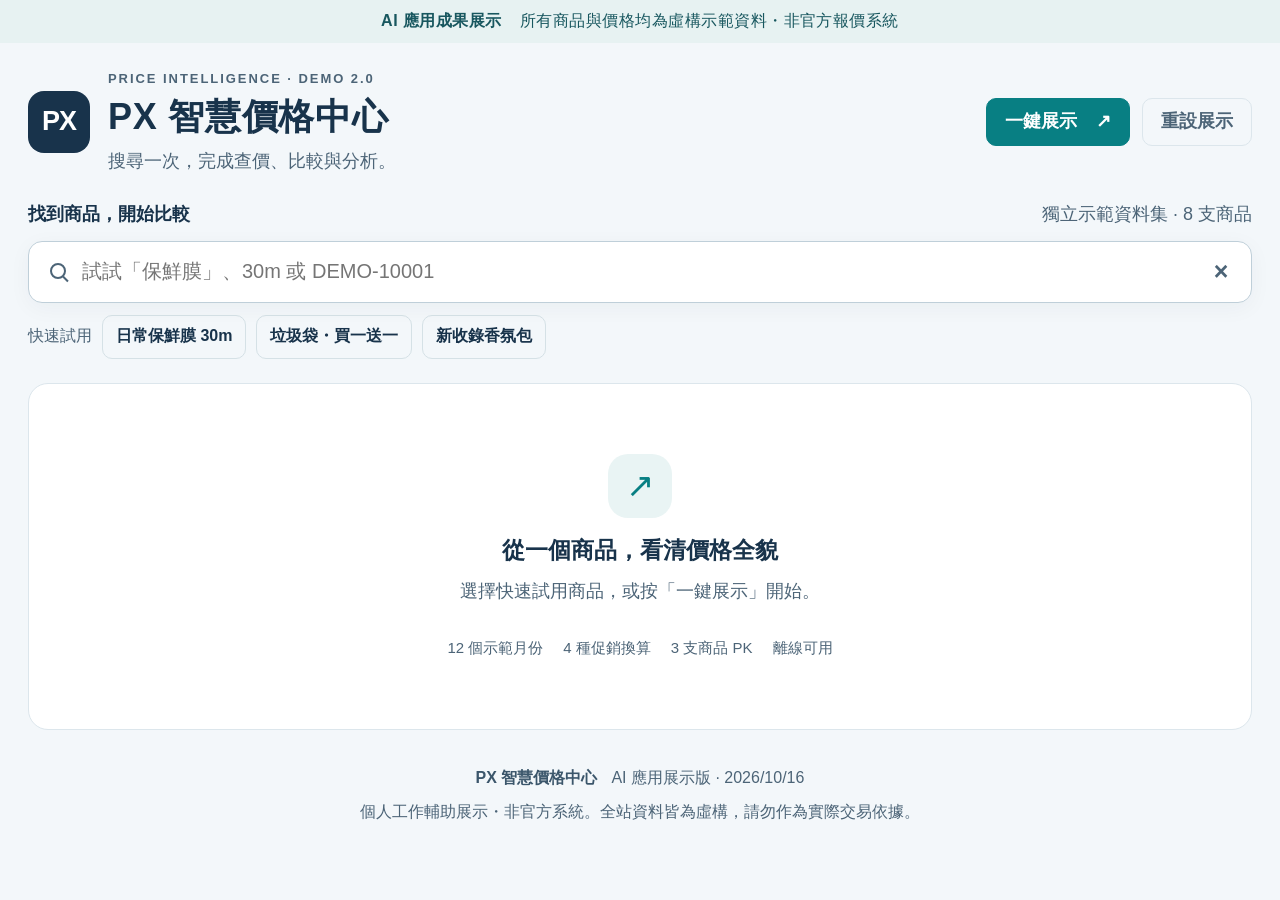
<file: ai-price-center-demo/index.html>
<!doctype html>
<html lang="zh-Hant">
<head>
  <meta charset="utf-8">
  <meta name="viewport" content="width=device-width, initial-scale=1">
  <meta http-equiv="Content-Security-Policy" content="default-src 'none'; script-src 'self'; style-src 'self'; img-src 'self' data:; font-src 'none'; connect-src 'none'; object-src 'none'; base-uri 'none'; form-action 'none'">
  <meta name="referrer" content="no-referrer">
  <meta name="description" content="PX 智慧價格中心 AI 應用展示版。所有商品、條碼與價格皆為虛構示範資料。">
  <title>PX 智慧價格中心｜AI 應用展示版</title>
  <link rel="stylesheet" href="styles.css">
  <script defer src="demo-data.js"></script>
  <script defer src="price-core.js"></script>
  <script defer src="app.js"></script>
</head>
<body>
<div class="demo-ribbon">AI 應用成果展示 <span>所有商品與價格均為虛構示範資料・非官方報價系統</span></div>
<main class="shell">
  <header class="header">
    <div class="identity"><span class="brand-mark" aria-hidden="true">PX</span><div><p class="eyebrow">PRICE INTELLIGENCE · DEMO 2.0</p><h1>PX 智慧價格中心</h1><p class="subtitle">搜尋一次，完成查價、比較與分析。</p></div></div>
    <div class="header-actions"><button class="primary" id="startDemo">一鍵展示 <span aria-hidden="true">↗</span></button><button class="quiet" id="resetDemo">重設展示</button></div>
  </header>
  <nav id="demoGuide" class="demo-guide" aria-label="展示步驟" hidden>
    <div class="guide-steps"><button data-step="search">1 搜尋商品</button><button data-step="history">2 歷史價格</button><button data-step="promotion">3 促銷換算</button><button data-step="pk">4 商品 PK</button><button data-step="summary">5 重點摘要</button></div>
    <div class="guide-controls"><span id="guideProgress" role="status">1 / 5</span><button id="previousStep">← 上一步</button><button id="nextStep" class="primary">下一步 →</button><button id="exitGuide" class="quiet">自由操作</button></div>
  </nav>
  <section class="search-section" aria-labelledby="searchHeading">
    <div class="section-line"><h2 id="searchHeading">找到商品，開始比較</h2><span class="muted">獨立示範資料集 · 8 支商品</span></div>
    <label class="sr-only" for="productSearch">搜尋商品名稱、品牌、示範條碼或規格</label>
    <div class="search-wrap"><span class="search-icon" aria-hidden="true"></span><input id="productSearch" type="search" placeholder="試試「保鮮膜」、30m 或 DEMO-10001" autocomplete="off" role="combobox" aria-expanded="false" aria-controls="searchResults" aria-autocomplete="list"><button id="clearSearch" class="search-clear" aria-label="清除搜尋">×</button><div id="searchResults" class="search-results" role="listbox" hidden></div></div>
    <div class="quick-tries"><span>快速試用</span><button data-quick="demo-film-a">日常保鮮膜 30m</button><button data-quick="demo-bag">垃圾袋・買一送一</button><button data-quick="demo-scent">新收錄香氛包</button></div>
  </section>
  <div id="welcome" class="welcome"><div class="welcome-icon" aria-hidden="true">↗</div><h2>從一個商品，看清價格全貌</h2><p>選擇快速試用商品，或按「一鍵展示」開始。</p><div class="welcome-features"><span>12 個示範月份</span><span>4 種促銷換算</span><span>3 支商品 PK</span><span>離線可用</span></div></div>
  <div id="workspace" hidden>
    <section id="productCard" class="product-card" aria-label="目前商品"></section>
    <nav class="feature-tabs" role="tablist" aria-label="價格分析功能">
      <button id="tab-history" role="tab" aria-selected="true" aria-controls="panel-history" data-tab="history">歷史價格走勢</button>
      <button id="tab-periods" role="tab" aria-selected="false" aria-controls="panel-periods" data-tab="periods" tabindex="-1">檔期價格比較</button>
      <button id="tab-promotion" role="tab" aria-selected="false" aria-controls="panel-promotion" data-tab="promotion" tabindex="-1">促銷智慧換算</button>
      <button id="tab-channels" role="tab" aria-selected="false" aria-controls="panel-channels" data-tab="channels" tabindex="-1">跨通路價格比較</button>
    </nav>
    <section id="panel-history" class="panel" role="tabpanel" aria-labelledby="tab-history">
      <div class="section-line"><div><p class="eyebrow">PRICE TIMELINE</p><h2>歷史價格走勢</h2></div><div class="range-buttons" aria-label="歷史區間"><button data-range="3" aria-pressed="false">3 個月</button><button data-range="6" aria-pressed="true">6 個月</button><button data-range="12" aria-pressed="false">12 個月</button></div></div>
      <div class="chart-meta"><div class="legend"><span><i class="solid"></i>標示售價</span><span><i class="dashed"></i>平均單件實付價</span></div><span class="muted">虛構歷史・金額／件</span></div>
      <div id="historyChart" class="history-chart"></div><p id="historyReadout" class="chart-readout" aria-live="polite"></p>
      <details class="details"><summary>查看各檔價格與計算資料</summary><div id="historyTable" class="history-table"></div></details>
    </section>
    <section id="panel-periods" class="panel" role="tabpanel" aria-labelledby="tab-periods" hidden>
      <div class="section-line"><div><p class="eyebrow">PERIOD COMPARISON</p><h2>兩檔價格，同一基準</h2></div><span class="fictional-tag">虛構示範</span></div>
      <div class="controls-grid"><label>原檔<select id="compareFrom"></select></label><label>比較檔<select id="compareTo"></select></label><label>共同計價基準<select id="compareBasis"><option value="average">平均單件實付價</option><option value="listed">標示售價</option></select></label></div>
      <div id="periodResult"></div><details class="details"><summary>查看全部示範商品的收錄差異</summary><div id="periodCoverage" class="coverage-list"></div></details>
    </section>
    <section id="panel-promotion" class="panel" role="tabpanel" aria-labelledby="tab-promotion" hidden>
      <div class="section-line"><div><p class="eyebrow">PROMOTION CALCULATOR</p><h2>促銷換算，算清每一件</h2></div><span class="fictional-tag">可自行試算</span></div>
      <div class="promo-layout"><div class="promo-inputs"><label>促銷方式<select id="promotionType"><option value="SINGLE">一般售價</option><option value="BOGO">買一送一</option><option value="HALF">第二件五折</option><option value="BUNDLE">多件組合價</option></select></label><label><span id="promotionPriceLabel">單件標示售價</span><div class="input-unit"><span>$</span><input id="promotionPrice" inputmode="decimal" type="text" placeholder="輸入金額" maxlength="10"></div></label><label id="bundleQuantityLabel" hidden>組合件數<input id="bundleQuantity" type="number" min="2" max="99" step="1" value="2"></label><p class="muted">此處為暫時試算；不改動任何示範歷史價格。</p></div><div id="promotionResult" aria-live="polite"></div></div>
    </section>
    <section id="panel-channels" class="panel" role="tabpanel" aria-labelledby="tab-channels" hidden><div class="section-line"><div><p class="eyebrow">CHANNEL PRICES</p><h2>跨通路價格比較</h2></div></div><p class="muted">目前選取的是虛構商品，未配對真實通路商品。公開價格需逐筆驗證後才能加入。</p><div id="channelCards" class="channel-grid"></div></section>
    <details id="pkSection" class="panel pk-section"><summary><span><span class="eyebrow">PRODUCT MATCHUP</span><strong>A/B/C 商品 PK</strong><span class="muted">先換算單位，再比較價格</span></span><span class="open-label">展開比較 ＋</span></summary><div class="pk-body"><div class="section-line"><p class="muted">以本檔平均單件實付價換算；不同用途／單位不排名。</p><label class="pk-unit">保鮮膜基準<select id="pkUnit"><option value="length">每公尺</option><option value="area">每平方公尺</option></select></label></div><div class="pk-selectors"><label>A 商品<select id="pkA"></select></label><label>B 商品<select id="pkB"></select></label><label>C 商品<select id="pkC"></select></label></div><p id="pkStatus" role="status"></p><div id="pkCards" class="pk-grid"></div></div></details>
    <details id="summarySection" class="panel summary-panel pk-section"><summary><span><span class="eyebrow">PRICE BRIEF</span><strong>自動價格重點摘要</strong><span class="muted">可追溯規則・隨目前商品同步更新</span></span><span class="open-label">展開摘要 ＋</span></summary><div class="summary-body"><div id="summaryItems"></div></div></details>
  </div>
  <footer><strong>PX 智慧價格中心</strong><span>AI 應用展示版 · 2026/10/16</span><p>個人工作輔助展示・非官方系統。全站資料皆為虛構，請勿作為實際交易依據。</p></footer>
</main>
<div id="announcement" class="sr-only" role="status" aria-live="polite"></div>
</body>
</html>
</file>
<file: ai-price-center-demo/styles.css>
:root{color-scheme:light;--ink:#18334b;--muted:#607589;--teal:#087f83;--teal-dark:#076367;--line:#dce6ec;--canvas:#f3f7fa;--green:#137653;--red:#b1424e;--shadow:0 5px 22px rgba(30,54,77,.045)}
*{box-sizing:border-box}body{margin:0;background:var(--canvas);color:var(--ink);font:18px/1.55 "Segoe UI","Microsoft JhengHei",sans-serif}button,input,select{font:inherit;color:inherit}button{cursor:pointer}button,select,input{min-height:46px;border-radius:10px}button{border:1px solid var(--line);background:white;padding:9px 18px;font-weight:600}button:hover{border-color:#85b7bc;background:#f1f9f9}button:focus-visible,input:focus-visible,select:focus-visible,summary:focus-visible,[tabindex]:focus-visible{outline:3px solid #258f9a;outline-offset:3px}input,select{width:100%;min-width:0;border:1px solid #bfcfd9;padding:10px 12px;background:white}label{display:grid;gap:8px;font-weight:600;font-size:16px}h1,h2,h3,p{margin:0}h1{font-size:32px;line-height:1.3;letter-spacing:.02em}h2{font-size:23px;line-height:1.4}h3{font-size:19px}.muted{color:var(--muted);font-size:15px;font-weight:400}strong,b{font-weight:700}[hidden]{display:none!important}.sr-only{position:absolute;width:1px;height:1px;padding:0;margin:-1px;clip:rect(0,0,0,0);white-space:nowrap;overflow:hidden;border:0}
.demo-ribbon{display:flex;justify-content:center;align-items:center;gap:18px;padding:9px 20px;background:#e7f2f2;color:#18575f;font-size:14px;font-weight:700;letter-spacing:.03em}.demo-ribbon span{font-weight:400}.shell{width:100%;max-width:1480px;margin:auto;padding:26px 36px 0}.header{display:flex;justify-content:space-between;align-items:center;gap:24px;margin-bottom:25px}.identity{display:flex;align-items:center;gap:18px}.brand-mark{display:grid;place-items:center;flex:none;width:62px;height:62px;background:var(--ink);color:#fff;border-radius:16px;font-weight:800;font-size:27px;letter-spacing:-1px}.eyebrow{font-size:11px;letter-spacing:.15em;font-weight:700;color:var(--muted);margin-bottom:5px}.subtitle{margin-top:7px;color:var(--muted);font-size:17px}.header-actions{display:flex;gap:12px;flex:none}.primary{background:var(--teal);border-color:var(--teal);color:white}.primary:hover{background:var(--teal-dark);color:white}.primary span{margin-left:14px}.quiet{background:transparent;color:var(--muted)}.demo-guide{display:flex;gap:7px;align-items:center;flex-wrap:wrap;margin:0 0 22px;padding:12px;background:white;border:1px solid var(--line);border-radius:12px}.demo-guide>span{font-size:14px;color:var(--muted);padding:0 8px}.demo-guide button{font-size:14px;padding:7px 12px}.demo-guide button[aria-current="step"]{background:var(--ink);border-color:var(--ink);color:white}
.section-line{display:flex;align-items:center;justify-content:space-between;gap:18px;margin-bottom:20px}.section-line>*{min-width:0}.search-section{margin-bottom:24px}.search-section .section-line{margin-bottom:12px}.search-section h2{font-size:18px}.search-wrap{position:relative}.search-wrap input{min-height:62px;border-radius:14px;padding:13px 60px 13px 53px;font-size:20px;background:white;box-shadow:var(--shadow)}.search-icon{position:absolute;z-index:1;left:22px;top:22px;width:16px;height:16px;border:2px solid var(--muted);border-radius:50%;pointer-events:none}.search-icon:after{content:"";position:absolute;width:7px;height:2px;background:var(--muted);transform:rotate(45deg);right:-5px;bottom:-3px}.search-clear{position:absolute;right:8px;top:8px;border:0;font-size:25px;padding:0;width:46px;color:var(--muted)}.search-results{position:absolute;top:calc(100% + 7px);left:0;right:0;z-index:20;max-height:350px;overflow-y:auto;overscroll-behavior:contain;background:#fff;border:1px solid var(--line);border-radius:14px;box-shadow:0 14px 35px #18334b25;padding:8px}.search-option{display:flex;justify-content:space-between;align-items:center;gap:14px;width:100%;text-align:left;border:0;padding:12px;min-height:65px}.search-option small{display:block;font-size:13px;font-weight:400;color:var(--muted);overflow-wrap:anywhere}.search-option>span{min-width:0;overflow-wrap:anywhere}.search-option[aria-selected="true"]{background:#e9f4f4}.search-empty{padding:18px;color:var(--muted)}.quick-tries{display:flex;gap:10px;align-items:center;flex-wrap:wrap;margin-top:12px;font-size:14px}.quick-tries>span{color:var(--muted)}.quick-tries button{background:transparent;padding:6px 13px;border-color:#d5e1e6;min-height:44px;font-size:14px}.welcome{padding:70px 20px;text-align:center;background:white;border:1px solid var(--line);border-radius:20px}.welcome p{color:var(--muted);margin-top:12px}.welcome-icon{margin:0 auto 16px;width:64px;height:64px;border-radius:20px;display:grid;place-items:center;background:#e9f4f4;color:var(--teal);font-size:34px}.welcome-features{display:flex;flex-wrap:wrap;justify-content:center;gap:20px;margin-top:30px;color:var(--muted);font-size:15px}
.product-card{display:grid;grid-template-columns:minmax(250px,1fr) minmax(0,1.7fr);gap:28px;align-items:center;border:1px solid #c9dddd;background:#fff;border-radius:18px;padding:24px;box-shadow:var(--shadow)}.product-title h2{font-size:23px;margin:10px 0}.product-meta{font-size:14px;color:var(--muted);overflow-wrap:anywhere}.fictional-tag,.rule-badge{display:inline-block;background:#edf4f5;color:#38636a;border-radius:6px;padding:4px 9px;font-size:12px;font-weight:600}.product-promo{font-size:15px;margin-top:10px;color:var(--teal-dark);font-weight:600}.product-metrics{display:grid;grid-template-columns:1fr 1.25fr 1fr;gap:18px;align-items:stretch}.metric{min-width:0;display:flex;flex-direction:column;justify-content:center;padding:10px 0;gap:5px}.metric>span{font-size:14px;color:var(--muted)}.metric strong{font-size:32px;line-height:1.25;white-space:nowrap;letter-spacing:-.04em;font-variant-numeric:tabular-nums}.metric small{font-size:13px;color:var(--muted)}.metric.primary-metric{background:#edf7f6;border-radius:12px;padding:16px}.primary-metric strong{font-size:40px;color:var(--teal-dark)}.metric .no-price{font-size:21px;white-space:normal}.up{color:var(--red)!important}.down{color:var(--green)!important}.same{color:var(--muted)!important}
.feature-tabs{display:flex;gap:7px;padding:6px;background:#e8eef3;border-radius:13px;margin:24px 0 16px}.feature-tabs button{flex:1;border:0;background:transparent;border-radius:9px;font-size:17px;padding:12px 10px;min-width:0}.feature-tabs button[aria-selected="true"]{background:white;color:var(--teal-dark);box-shadow:0 2px 7px #18334b0c}.panel{background:white;border:1px solid var(--line);border-radius:18px;padding:26px;margin-bottom:20px;box-shadow:var(--shadow);scroll-margin-top:16px}.range-buttons{display:flex;gap:5px;flex:none}.range-buttons button{font-size:14px;padding:6px 12px;min-height:44px}.range-buttons button[aria-pressed="true"]{background:var(--ink);border-color:var(--ink);color:white}.chart-meta{display:flex;justify-content:space-between;gap:16px;flex-wrap:wrap;font-size:14px}.legend{display:flex;gap:24px;flex-wrap:wrap}.legend span{display:flex;gap:8px;align-items:center}.legend i{width:26px;height:0;border-top:3px solid var(--ink)}.legend .dashed{border-top:3px dashed var(--teal)}.history-chart{width:100%;height:310px;margin:10px 0 0}.history-chart svg{display:block;width:100%;height:100%}.chart-grid{stroke:#e4ebef;stroke-width:1}.chart-axis{fill:#607589;font-size:13px}.listed-line{stroke:#35546e;stroke-width:2;fill:none}.average-line{stroke:var(--teal);stroke-width:3;stroke-dasharray:7 5;fill:none}.listed-dot{fill:#35546e;stroke:white;stroke-width:2}.average-dot{fill:var(--teal);stroke:white;stroke-width:2}.chart-hit{fill:transparent;cursor:pointer}.chart-hit:focus{outline:0;fill:#087f8310;stroke:#087f83;stroke-width:1}.chart-readout{padding:11px 14px;background:#f2f7f9;border-radius:9px;font-size:15px;min-height:48px;color:#38556b}.details{border-top:1px solid var(--line);margin-top:18px;padding-top:14px}.details summary{cursor:pointer;font-size:15px;color:var(--teal-dark);min-height:44px;display:flex;align-items:center}.details summary:before{content:"＋";margin-right:9px}.details[open] summary:before{content:"−"}.history-table{display:grid;grid-template-columns:repeat(3,minmax(0,1fr));gap:12px;margin-top:8px}.history-row{padding:14px;background:#f7f9fb;border-radius:9px;font-size:14px}.history-row strong{display:block;margin-bottom:4px}.history-row span{display:block;color:var(--muted)}
.controls-grid{display:grid;grid-template-columns:1fr 1fr 1.4fr;gap:18px;margin-bottom:22px}.comparison-grid{display:grid;grid-template-columns:1fr 1fr 1.2fr;gap:18px}.compare-cell{padding:20px;border:1px solid var(--line);border-radius:12px}.compare-cell span,.compare-cell small{display:block;color:var(--muted);font-size:15px}.compare-cell strong{display:block;font-size:34px;margin:7px 0}.compare-cell.conclusion{background:#f5f8fa;border:0}.compare-cell.conclusion b{display:block;font-size:21px}.comparison-note{font-size:14px;color:var(--muted);margin-top:14px}.coverage-row{display:flex;justify-content:space-between;gap:16px;padding:12px 0;border-bottom:1px solid #edf1f4;font-size:15px}.coverage-row strong{font-size:14px;flex:none}.notice{padding:20px;border:1px solid #dce6ec;border-radius:12px;background:#f7fafb}.notice h3{margin-bottom:8px}.notice p{font-size:16px;color:var(--muted)}.promo-layout{display:grid;grid-template-columns:minmax(250px,.85fr) minmax(0,1.5fr);gap:35px}.promo-inputs{display:grid;gap:16px;align-content:start}.input-unit{position:relative}.input-unit>span{position:absolute;left:15px;top:10px;color:var(--muted)}.input-unit input{padding-left:35px}.promo-hero{background:#eef7f6;border-radius:14px;padding:24px}.promo-hero>span{font-size:16px;color:var(--teal-dark)}.promo-hero>strong{display:block;font-size:48px;line-height:1.3;color:var(--teal-dark);font-variant-numeric:tabular-nums;overflow-wrap:anywhere}.promo-hero small{font-size:16px;font-weight:400;margin-left:8px}.promo-totals{display:flex;gap:35px;border-top:1px solid #d0e6e2;padding-top:14px;margin-top:17px}.promo-totals span{font-size:14px;color:var(--muted)}.promo-totals b{display:block;font-size:25px;color:var(--ink)}.calculation-steps{font-size:15px;line-height:1.8;color:var(--muted)}.calculation-steps li{margin-bottom:8px;overflow-wrap:anywhere}.channel-grid{display:grid;grid-template-columns:repeat(2,minmax(0,1fr));gap:20px;margin-top:24px}.channel-card{border:1px solid var(--line);border-radius:12px;padding:24px}.channel-card p{margin:16px 0 8px;font-weight:600;font-size:22px}.channel-card small{font-size:14px;color:var(--muted)}
.pk-section{padding:0}.pk-section>summary{list-style:none;cursor:pointer;display:flex;justify-content:space-between;align-items:center;gap:20px;padding:22px 26px}.pk-section>summary::-webkit-details-marker{display:none}.pk-section>summary>span:first-child{display:grid;gap:3px}.pk-section>summary strong{font-size:23px}.open-label{font-size:15px;color:var(--teal);white-space:nowrap}.pk-section[open] .open-label{font-size:0}.pk-section[open] .open-label:after{content:"收合 −";font-size:15px}.pk-body{padding:0 26px 26px}.pk-unit{min-width:170px}.pk-selectors,.pk-grid{display:grid;grid-template-columns:repeat(3,minmax(0,1fr));gap:16px}.pk-selectors select{font-size:14px}#pkStatus{margin:18px 0;font-size:15px;color:var(--muted)}.pk-card{border:1px solid var(--line);border-radius:12px;padding:19px;min-width:0}.pk-card.winner{border-color:#8dbcb4;background:#f3faf7}.pk-card h3{font-size:18px;margin:12px 0 5px}.pk-card .unit-value{display:block;font-size:33px;margin:12px 0 0;font-variant-numeric:tabular-nums}.pk-card .unit-label{font-size:14px;color:var(--muted)}.pk-tag{display:flex;justify-content:space-between;align-items:center;gap:10px;font-size:14px}.winner-tag{color:var(--green);background:#e0f0e8;border-radius:5px;padding:3px 6px;font-size:12px}.pk-price{margin-top:16px;padding-top:14px;border-top:1px solid var(--line);font-size:15px;color:var(--muted)}.pk-price b{color:var(--ink)}.summary-panel{border-left:4px solid #a9cdce}.summary-item{padding:17px 0;border-bottom:1px solid #edf1f4}.summary-item:last-child{border:0}.summary-item>p{font-size:18px}.summary-item details{margin-top:6px}.summary-item summary{font-size:13px;cursor:pointer;color:var(--teal)}.summary-item details p{margin-top:8px;font-size:14px;color:var(--muted);overflow-wrap:anywhere}footer{padding:36px 10px;text-align:center;color:var(--muted);font-size:13px}footer strong{color:#3b566b;font-size:15px;margin-right:14px}footer p{margin-top:9px}
@media(min-width:1600px){.shell{padding-top:34px}.header{margin-bottom:30px}h1{font-size:36px}.product-card{padding:28px}.history-chart{height:330px}.panel{padding:28px}}
@media(max-width:1050px){.shell{padding:22px}.product-card{grid-template-columns:1fr}.product-metrics{border-top:1px solid var(--line);padding-top:15px}.header-actions{gap:7px}.header-actions button{font-size:15px}.pk-grid{gap:10px}.pk-card{padding:14px}.pk-selectors{grid-template-columns:1fr}.history-table{grid-template-columns:repeat(2,minmax(0,1fr))}}
@media(max-width:620px){body{font-size:17px}.shell{padding:18px 14px 0}.demo-ribbon{display:block;text-align:center;font-size:12px;padding:8px}.demo-ribbon span{display:block;font-size:11px;letter-spacing:0}.header{align-items:flex-start;flex-direction:column;gap:18px;margin-bottom:22px}.identity{gap:12px}.brand-mark{width:48px;height:48px;font-size:23px;border-radius:12px}h1{font-size:26px}.eyebrow{font-size:9px}.subtitle{font-size:14px}.header-actions{width:100%}.header-actions .primary{flex:1}.demo-guide{gap:6px}.demo-guide>span{width:100%;padding-bottom:4px}.demo-guide button{flex:1 0 40%;font-size:13px}.search-section .section-line{align-items:flex-start}.search-section h2{font-size:17px}.search-section .section-line>.muted{font-size:11px;max-width:100px;text-align:right}.search-wrap input{font-size:16px;min-height:58px;padding-left:44px;padding-right:48px}.search-icon{left:17px;top:20px}.search-clear{right:3px;top:6px}.quick-tries{gap:7px}.quick-tries>span{width:100%;font-size:12px}.quick-tries button{font-size:12px;padding:6px 10px}.search-option{font-size:15px;padding:10px}.search-option>.fictional-tag{font-size:10px;flex:none}.search-option small{font-size:11px}.welcome{padding:40px 17px}.welcome h2{font-size:22px}.welcome p{font-size:15px}.welcome-features{display:grid;grid-template-columns:1fr 1fr;gap:14px;font-size:13px}.product-card{gap:16px;padding:19px;border-radius:14px}.product-title h2{font-size:21px}.product-metrics{grid-template-columns:1fr 1.1fr;gap:12px}.metric{padding:9px 0}.metric>span{font-size:12px}.metric strong{font-size:28px}.metric.primary-metric{padding:12px}.primary-metric strong{font-size:32px}.metric.delta-metric{grid-column:1/-1;display:flex;flex-direction:row;align-items:baseline;justify-content:flex-start;gap:12px;padding:0}.delta-metric strong{font-size:23px}.delta-metric small{font-size:12px}.feature-tabs{display:grid;grid-template-columns:1fr 1fr;gap:4px;margin-top:18px}.feature-tabs button{font-size:14px;padding:10px 4px;min-height:48px}.panel{padding:19px 15px;border-radius:14px;margin-bottom:16px}.section-line{gap:12px;align-items:flex-start}.section-line h2{font-size:21px}.range-buttons{gap:3px}.range-buttons button{font-size:12px;padding:6px;min-height:44px}#panel-history>.section-line{flex-wrap:wrap}.chart-meta{gap:8px}.legend{gap:14px;font-size:12px}.legend i{width:19px}.chart-meta>.muted{font-size:11px}.history-chart{height:275px}.chart-readout{font-size:13px;min-height:64px;padding:10px}.history-table{grid-template-columns:1fr}.controls-grid{grid-template-columns:1fr 1fr;gap:12px}.controls-grid label:last-child{grid-column:1/-1}.comparison-grid{grid-template-columns:1fr 1fr;gap:10px}.compare-cell{padding:14px}.compare-cell span,.compare-cell small{font-size:12px}.compare-cell strong{font-size:29px}.compare-cell.conclusion{grid-column:1/-1}.coverage-row{font-size:13px}.coverage-row strong{font-size:12px;max-width:110px}.promo-layout{grid-template-columns:1fr;gap:20px}.promo-hero{padding:20px}.promo-hero>strong{font-size:43px}.promo-totals{gap:35px}.channel-grid{grid-template-columns:1fr}.channel-card{padding:20px}.channel-card p{font-size:20px}.pk-section{padding:0}.pk-section>summary{padding:20px 17px;gap:10px}.pk-section>summary strong{font-size:21px}.pk-section>summary .muted{font-size:13px}.pk-body{padding:0 15px 20px}.pk-body>.section-line{flex-wrap:wrap}.pk-grid{grid-template-columns:1fr}.pk-selectors{gap:12px}.pk-card{padding:18px}.pk-tag{font-size:14px}.summary-item>p{font-size:16px}.summary-panel>.section-line{align-items:center}.rule-badge{font-size:11px;white-space:nowrap}footer{font-size:12px}footer strong,footer>span{display:block;margin:0}footer p{font-size:11px}}
/* Presentation controls remain reachable while the speaker moves between sections. */
.demo-guide{position:sticky;top:8px;z-index:30;box-shadow:0 5px 20px #18334b12;justify-content:space-between}
.guide-steps,.guide-controls{display:flex;gap:6px;align-items:center;min-width:0}
.guide-controls{margin-left:auto}.guide-controls>span{font-size:16px;font-variant-numeric:tabular-nums;white-space:nowrap;padding:0 8px}
.demo-guide button{font-size:16px;white-space:nowrap}.demo-guide button:disabled{cursor:default;opacity:.45}.demo-guide .primary{background:var(--teal);color:white}
.product-basis{grid-column:1/-1;margin-top:0;padding-top:8px}.product-basis p{font-size:16px;color:var(--muted)}
/* Keep one explicit clear action instead of the browser's duplicate search icon. */
#productSearch::-webkit-search-cancel-button{-webkit-appearance:none}
.summary-body{padding:0 26px 24px}.summary-item:first-child{padding-top:0}
.listed-line{stroke-width:3}.average-line{stroke-width:4}.listed-dot,.average-dot{stroke-width:1.5;r:4.5px}
@media(min-width:1060px){
 :root{--muted:#4c6477}.shell{max-width:1740px;padding-left:40px;padding-right:40px}
 h1{font-size:36px}.subtitle{font-size:18px}.eyebrow{font-size:13px}.demo-ribbon{font-size:16px}
 .muted,label,.search-section h2{font-size:18px}.search-option small,.fictional-tag,.rule-badge{font-size:15px}
 .quick-tries,.quick-tries button,.range-buttons button,.details summary,.open-label,.pk-section[open] .open-label:after{font-size:16px}
 .product-title h2{font-size:26px}.product-meta,.product-promo{font-size:17px}.product-card{gap:16px 28px}
 .metric>span{font-size:18px}.metric small{font-size:16px}.metric strong{font-size:36px}.primary-metric strong{font-size:40px}
 .feature-tabs button{font-size:18px}.chart-meta,.chart-meta>.muted,.chart-axis,.chart-readout{font-size:17px}
 .history-chart{height:340px}.history-row,.comparison-note,.coverage-row,.coverage-row strong{font-size:16px}
 .compare-cell span,.compare-cell small,.calculation-steps,.channel-card small{font-size:17px}
 .promo-totals span{font-size:18px}.promo-totals b{font-size:30px}.promo-hero>span{font-size:20px}
 .pk-selectors select,#pkStatus,.pk-tag,.pk-price,.pk-card .unit-label{font-size:17px}
 .pk-card h3{font-size:23px}.pk-card .unit-value{font-size:38px}.winner-tag{font-size:15px}
 .summary-item>p{font-size:24px;line-height:1.65}.summary-item summary,.summary-item details p{font-size:16px}
 footer,footer strong{font-size:16px}
}
@media(min-width:1060px) and (max-width:1450px){.shell{padding-left:28px;padding-right:28px}.demo-guide{gap:6px;padding:9px}.demo-guide button{padding:8px 10px}.history-chart{height:310px}}
@media(max-width:1059px){.guide-steps{width:100%;justify-content:space-between}.guide-steps button{flex:1}.guide-controls{width:100%;justify-content:flex-end}}
@media(max-width:620px){
 .demo-guide{padding:8px;top:4px;gap:6px}.guide-steps{gap:3px}.guide-steps button{white-space:normal;font-size:12px;padding:5px 3px;flex:1 1 0;min-width:0;line-height:1.4}
 .guide-controls{gap:4px}.guide-controls>span{font-size:12px;padding:0 3px}.guide-controls button{flex:0 1 auto;font-size:12px;padding:6px 8px}
 .product-basis summary{font-size:12px;line-height:1.7}.product-basis p{font-size:14px}
 .metric.delta-metric{flex-wrap:wrap}.summary-body{padding:0 15px 20px}.summary-item>p{font-size:18px}
}
@media(prefers-reduced-motion:reduce){*{scroll-behavior:auto!important}}
</file>
